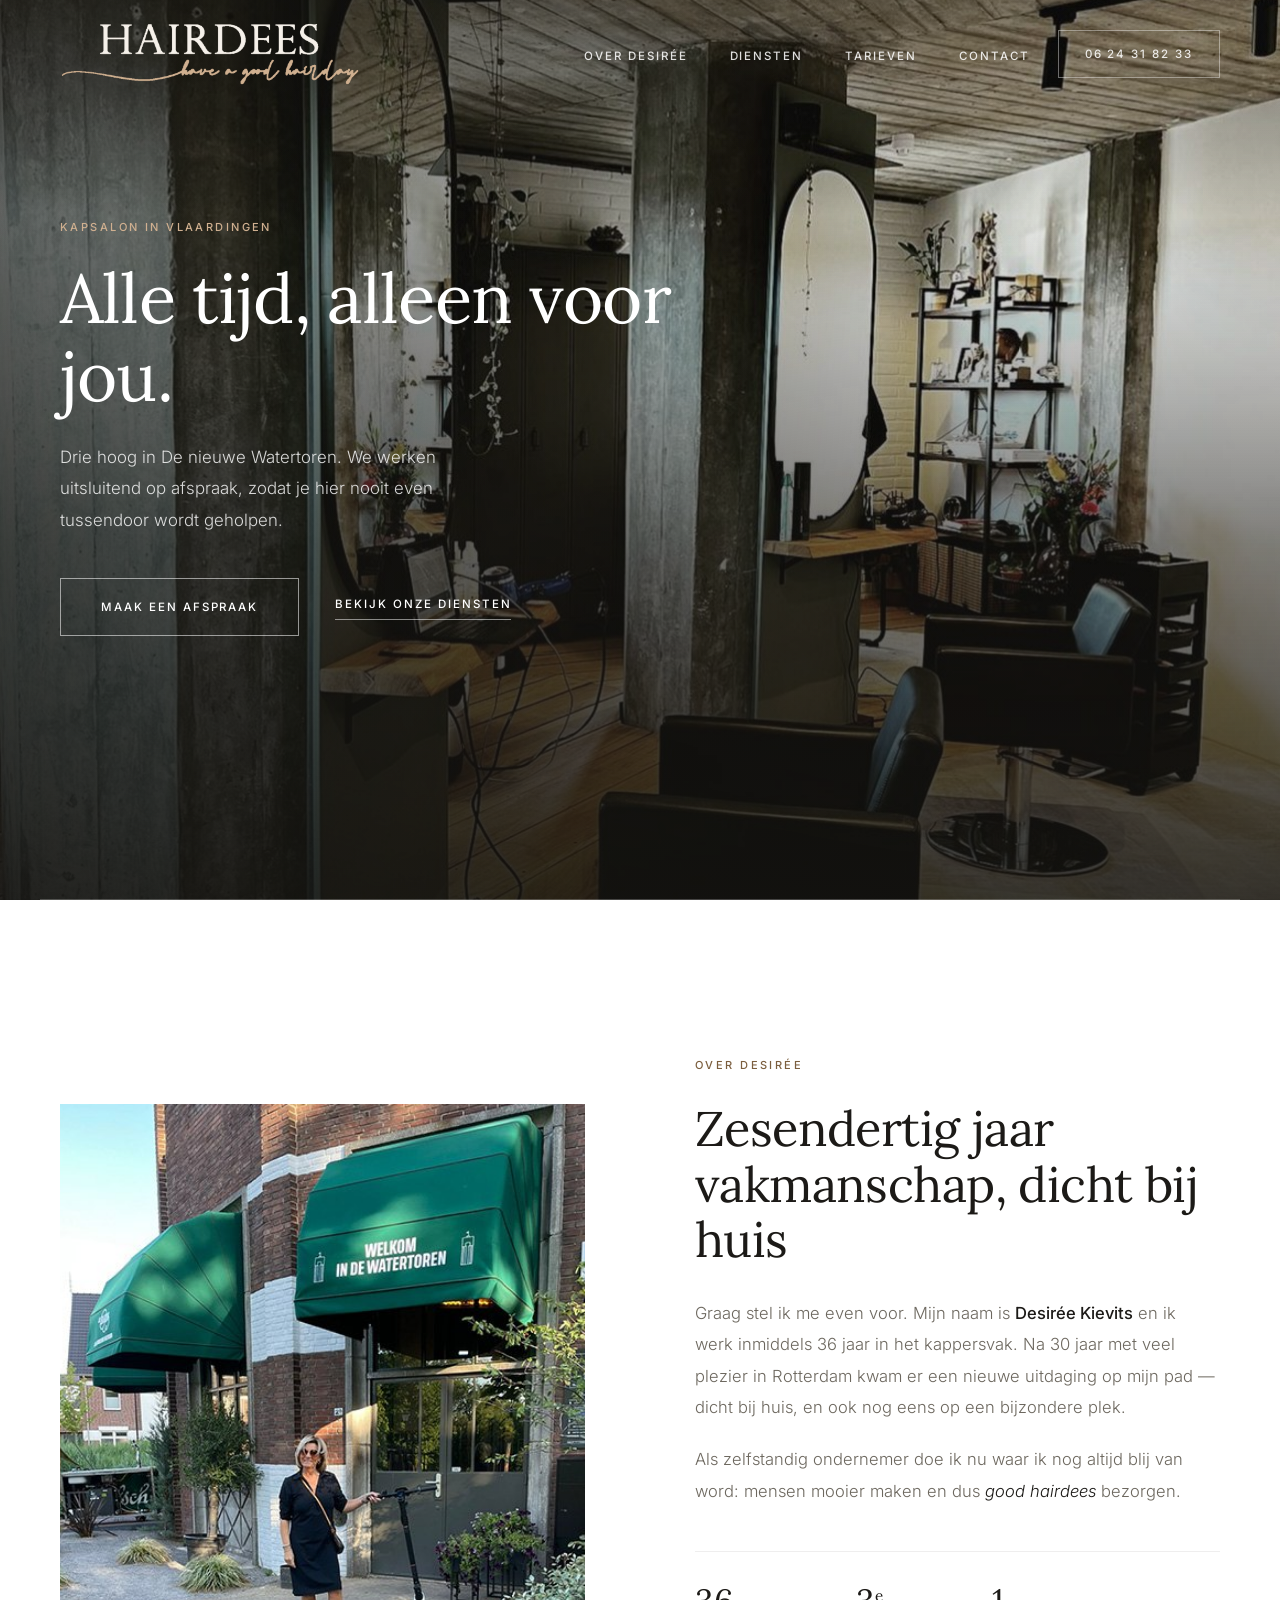
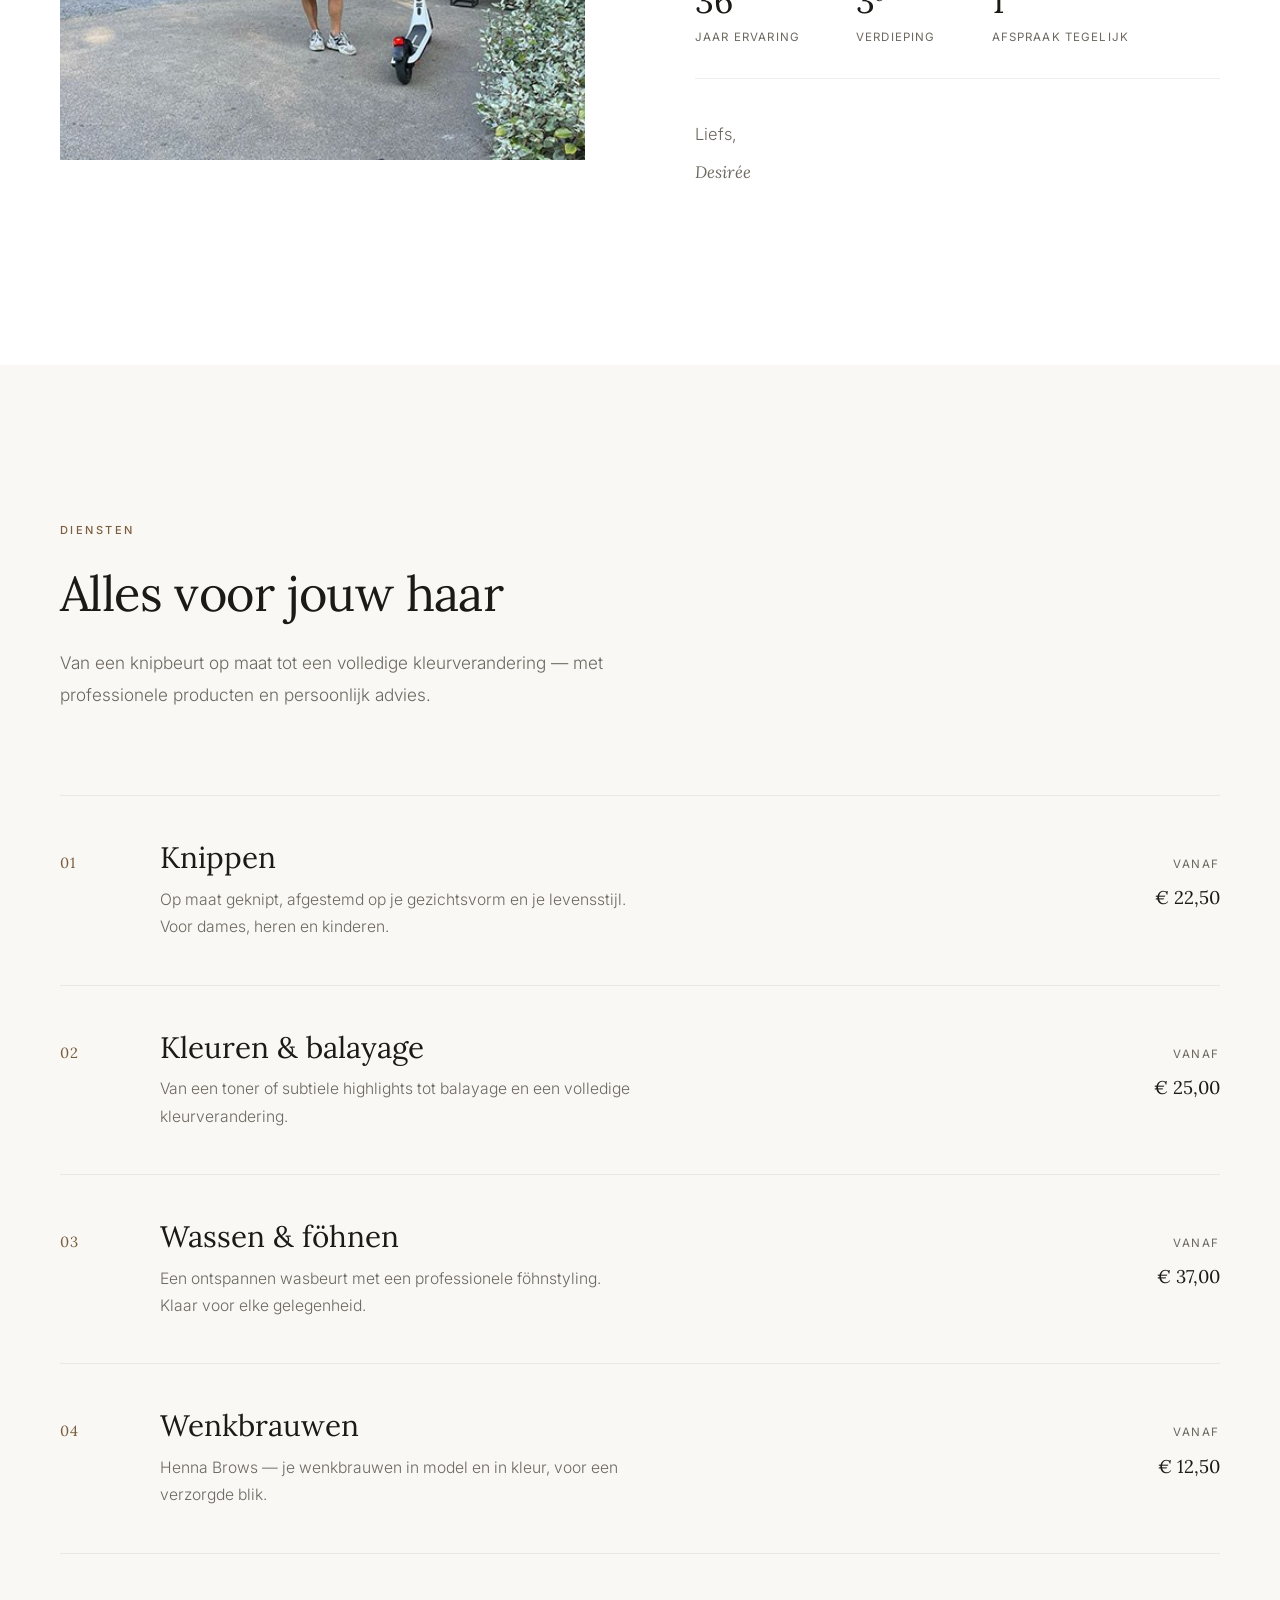
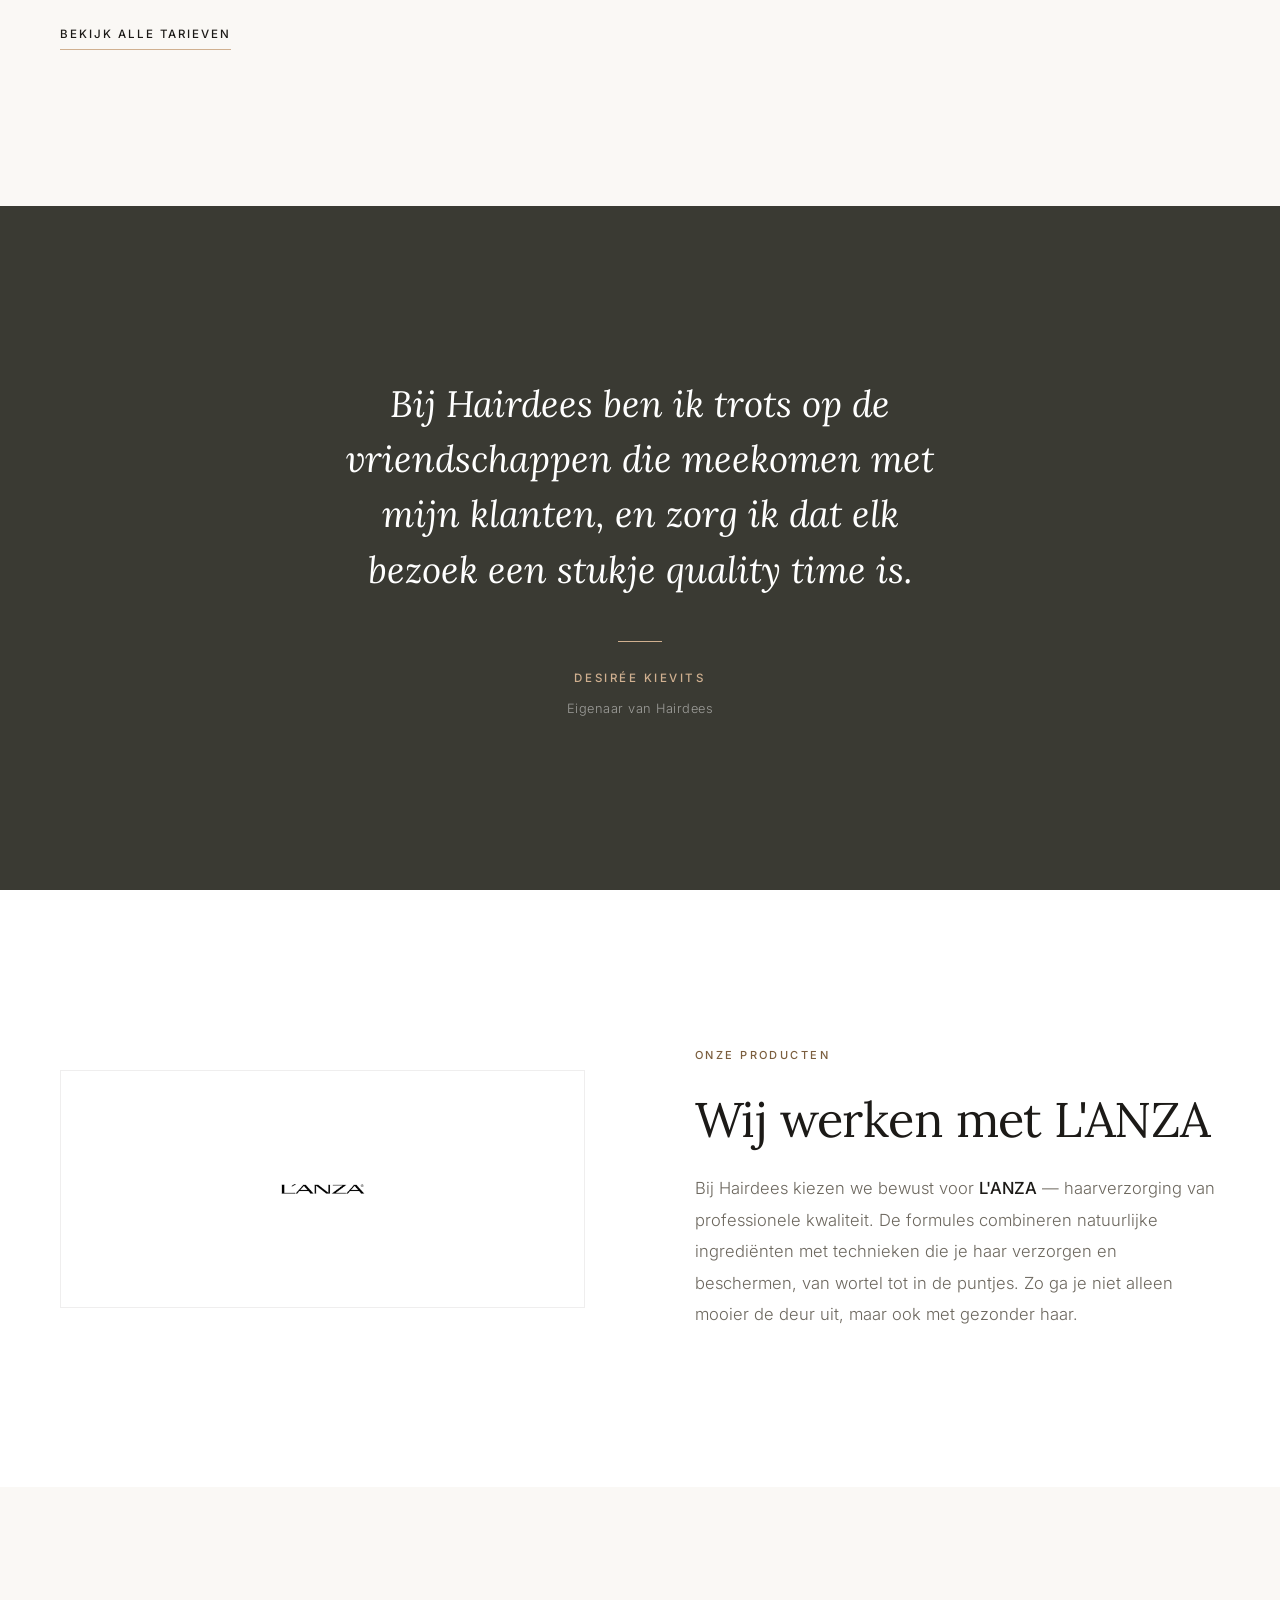
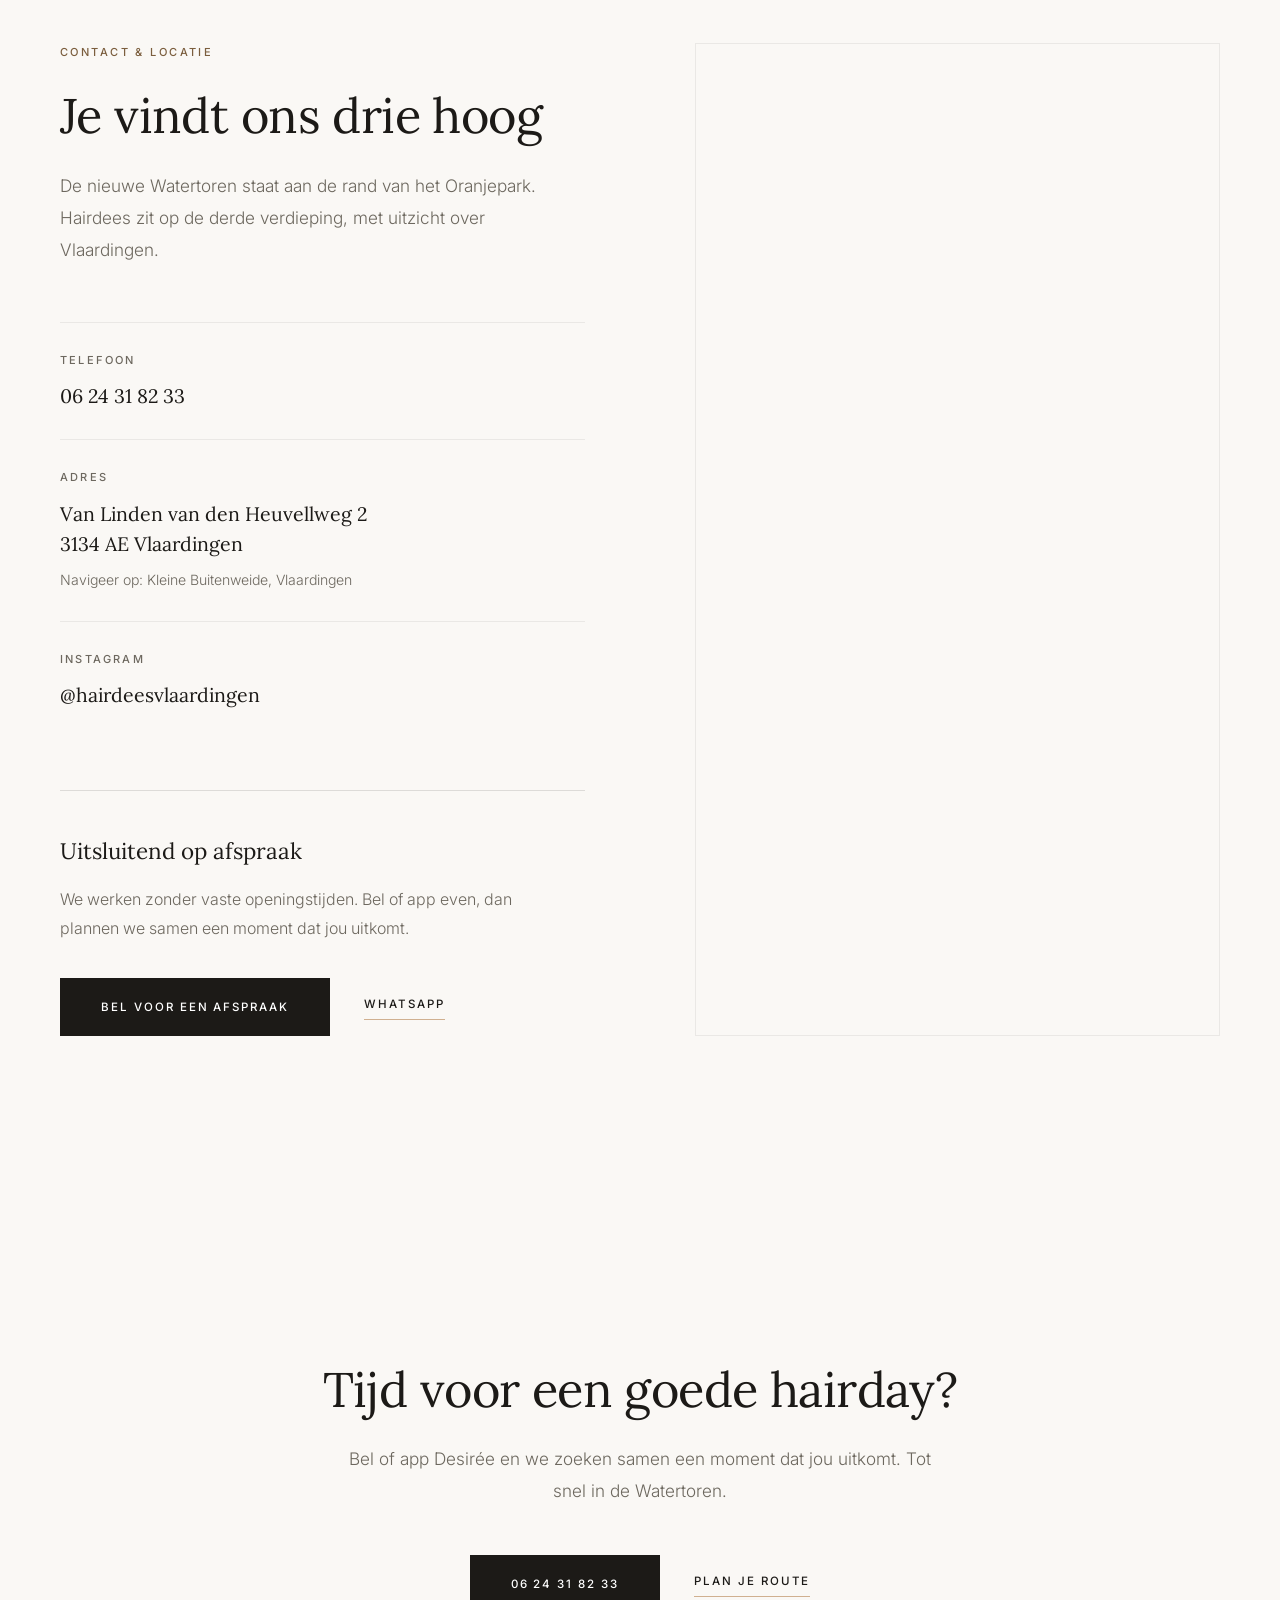
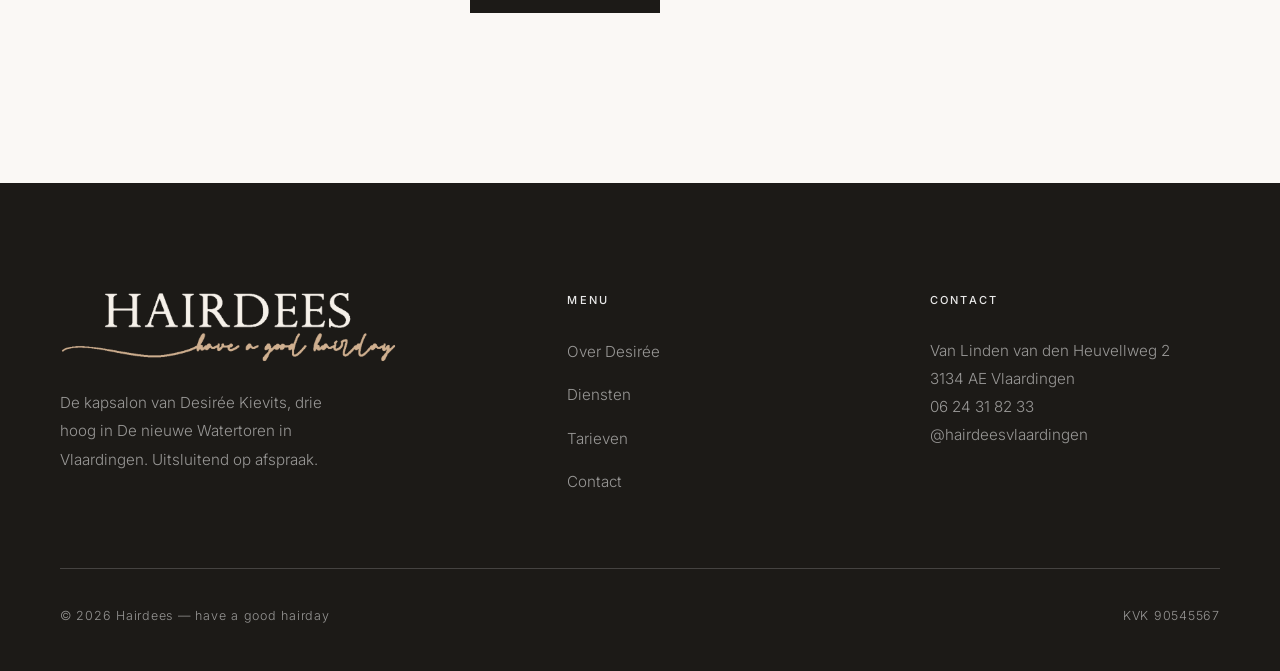
<file: index.html>
<!DOCTYPE html>
<html lang="nl">
<head>
<meta charset="UTF-8">
<meta name="viewport" content="width=device-width, initial-scale=1.0">
<title>Hairdees — Kapsalon in Vlaardingen</title>
<meta name="description" content="Hairdees is de kapsalon van Desirée Kievits in De nieuwe Watertoren in Vlaardingen. Knippen, kleuren, wassen, föhnen en behandelingen — uitsluitend op afspraak.">
<link rel="icon" type="image/png" href="logo.png">
<link rel="preconnect" href="https://fonts.googleapis.com">
<link rel="preconnect" href="https://fonts.gstatic.com" crossorigin>
<link href="https://fonts.googleapis.com/css2?family=Inter:wght@300;400;500&family=Lora:ital,wght@0,400;0,500;1,400&display=swap" rel="stylesheet">
<link rel="stylesheet" href="styles.css?v=20261029c">
</head>
<body>

<header class="site-header" id="siteHeader">
    <div class="header-inner">
        <a href="#top" class="header-logo" aria-label="Hairdees — naar boven">
            <img src="logo-mark-light.png" alt="Hairdees" class="logo-on-dark">
            <img src="logo-mark.png" alt="" aria-hidden="true" class="logo-on-light">
        </a>

        <ul class="header-nav">
            <li><a href="#over">Over Desirée</a></li>
            <li><a href="#diensten">Diensten</a></li>
            <li><a href="tarieven.html">Tarieven</a></li>
            <li><a href="#contact">Contact</a></li>
        </ul>

        <a href="tel:+31624318233" class="header-call" aria-label="Bel 06 24 31 82 33">
            <svg class="call-icon" viewBox="0 0 24 24" fill="none" stroke="currentColor" stroke-width="1.6" stroke-linecap="round" stroke-linejoin="round" aria-hidden="true"><path d="M22 16.92v3a2 2 0 0 1-2.18 2 19.79 19.79 0 0 1-8.63-3.07 19.5 19.5 0 0 1-6-6 19.79 19.79 0 0 1-3.07-8.67A2 2 0 0 1 4.11 2h3a2 2 0 0 1 2 1.72c.127.96.361 1.903.7 2.81a2 2 0 0 1-.45 2.11L8.09 9.91a16 16 0 0 0 6 6l1.27-1.27a2 2 0 0 1 2.11-.45c.907.339 1.85.573 2.81.7A2 2 0 0 1 22 16.92z"/></svg>
            <span class="call-text">06 24 31 82 33</span>
        </a>

        <button class="nav-toggle" id="navToggle" aria-label="Menu openen" aria-expanded="false" aria-controls="mobileNav">
            <span></span><span></span><span></span>
        </button>
    </div>

    <ul class="mobile-nav" id="mobileNav">
        <li><a href="#over">Over Desirée</a></li>
        <li><a href="#diensten">Diensten</a></li>
        <li><a href="tarieven.html">Tarieven</a></li>
        <li><a href="#contact">Contact</a></li>
        <li><a href="tel:+31624318233">06 24 31 82 33</a></li>
    </ul>
</header>

<!-- Hero -->
<section class="hero" id="top">
    <img src="salon-interior.jpg" alt="De salon van Hairdees in De nieuwe Watertoren" class="hero-photo" fetchpriority="high">
    <div class="hero-scrim"></div>
    <div class="hero-inner">
        <span class="label">Kapsalon in Vlaardingen</span>
        <h1 class="display">Alle tijd, alleen voor jou.</h1>
        <p class="hero-sub">Drie hoog in De nieuwe Watertoren. We werken uitsluitend op afspraak, zodat je hier nooit even tussendoor wordt geholpen.</p>
        <div class="hero-actions">
            <a href="tel:+31624318233" class="btn btn-light">Maak een afspraak</a>
            <a href="#diensten" class="link-underline link-underline-light">Bekijk onze diensten</a>
        </div>
    </div>
    <div class="hero-rule"></div>
</section>

<!-- Over Desirée -->
<section id="over">
    <div class="shell">
        <div class="about-grid">
            <div class="about-photo reveal">
                <img src="salon-exterior.jpg" alt="Desirée Kievits voor De nieuwe Watertoren" loading="lazy">
            </div>

            <div class="about-text reveal reveal-d1">
                <span class="label">Over Desirée</span>
                <h2 class="display">Zesendertig jaar vakmanschap, dicht bij huis</h2>
                <p>Graag stel ik me even voor. Mijn naam is <strong>Desirée Kievits</strong> en ik werk inmiddels 36 jaar in het kappersvak. Na 30 jaar met veel plezier in Rotterdam kwam er een nieuwe uitdaging op mijn pad — dicht bij huis, en ook nog eens op een bijzondere plek.</p>
                <p>Als zelfstandig ondernemer doe ik nu waar ik nog altijd blij van word: mensen mooier maken en dus <em>good hairdees</em> bezorgen.</p>

                <div class="about-facts">
                    <div>
                        <div class="fact-figure">36</div>
                        <div class="fact-label">Jaar ervaring</div>
                    </div>
                    <div>
                        <div class="fact-figure">3<sup>e</sup></div>
                        <div class="fact-label">Verdieping</div>
                    </div>
                    <div>
                        <div class="fact-figure">1</div>
                        <div class="fact-label">Afspraak tegelijk</div>
                    </div>
                </div>

                <p class="signature-line">Liefs,</p>
                <p class="signature">Desirée</p>
            </div>
        </div>
    </div>
</section>

<!-- Diensten -->
<section id="diensten" class="section-warm">
    <div class="shell">
        <div class="services-intro reveal">
            <span class="label">Diensten</span>
            <h2 class="display">Alles voor jouw haar</h2>
            <p class="body-lead">Van een knipbeurt op maat tot een volledige kleurverandering — met professionele producten en persoonlijk advies.</p>
        </div>

        <div class="menu">
            <a href="tarieven.html#knippen" class="menu-item reveal">
                <span class="menu-num">01</span>
                <span>
                    <span class="menu-title">Knippen</span>
                    <span class="menu-desc">Op maat geknipt, afgestemd op je gezichtsvorm en je levensstijl. Voor dames, heren en kinderen.</span>
                </span>
                <span class="menu-from">Vanaf <span>€ 22,50</span></span>
            </a>

            <a href="tarieven.html#kleuren" class="menu-item reveal">
                <span class="menu-num">02</span>
                <span>
                    <span class="menu-title">Kleuren &amp; balayage</span>
                    <span class="menu-desc">Van een toner of subtiele highlights tot balayage en een volledige kleurverandering.</span>
                </span>
                <span class="menu-from">Vanaf <span>€ 25,00</span></span>
            </a>

            <a href="tarieven.html#wassen-stylen" class="menu-item reveal">
                <span class="menu-num">03</span>
                <span>
                    <span class="menu-title">Wassen &amp; föhnen</span>
                    <span class="menu-desc">Een ontspannen wasbeurt met een professionele föhnstyling. Klaar voor elke gelegenheid.</span>
                </span>
                <span class="menu-from">Vanaf <span>€ 37,00</span></span>
            </a>

            <a href="tarieven.html#wenkbrauwen" class="menu-item reveal">
                <span class="menu-num">04</span>
                <span>
                    <span class="menu-title">Wenkbrauwen</span>
                    <span class="menu-desc">Henna Brows — je wenkbrauwen in model en in kleur, voor een verzorgde blik.</span>
                </span>
                <span class="menu-from">Vanaf <span>€ 12,50</span></span>
            </a>
        </div>

        <div class="services-more reveal">
            <a href="tarieven.html" class="link-underline">Bekijk alle tarieven</a>
        </div>
    </div>
</section>

<!-- Quote -->
<section class="quote">
    <div class="shell-narrow reveal">
        <p class="quote-text">Bij Hairdees ben ik trots op de vriendschappen die meekomen met mijn klanten, en zorg ik dat elk bezoek een stukje quality time is.</p>
        <div class="quote-rule"></div>
        <p class="quote-name">Desirée Kievits<span class="quote-role">Eigenaar van Hairdees</span></p>
    </div>
</section>

<!-- Producten -->
<section>
    <div class="shell">
        <div class="products">
            <div class="products-mark reveal">
                <img src="lanza-logo.png" alt="L'ANZA" loading="lazy">
            </div>
            <div class="products-text reveal reveal-d1">
                <span class="label">Onze producten</span>
                <h2 class="display">Wij werken met L'ANZA</h2>
                <p>Bij Hairdees kiezen we bewust voor <strong>L'ANZA</strong> — haarverzorging van professionele kwaliteit. De formules combineren natuurlijke ingrediënten met technieken die je haar verzorgen en beschermen, van wortel tot in de puntjes. Zo ga je niet alleen mooier de deur uit, maar ook met gezonder haar.</p>
            </div>
        </div>
    </div>
</section>

<!-- Contact -->
<section id="contact" class="section-warm">
    <div class="shell">
        <div class="contact-grid">
            <div class="reveal">
                <div class="contact-intro">
                    <span class="label">Contact &amp; locatie</span>
                    <h2 class="display">Je vindt ons drie hoog</h2>
                    <p class="body-lead">De nieuwe Watertoren staat aan de rand van het Oranjepark. Hairdees zit op de derde verdieping, met uitzicht over Vlaardingen.</p>
                </div>

                <div class="facts">
                    <a href="tel:+31624318233" class="fact">
                        <span class="fact-key">Telefoon</span>
                        <span class="fact-value">06 24 31 82 33</span>
                    </a>

                    <div class="fact">
                        <span class="fact-key">Adres</span>
                        <span class="fact-value">Van Linden van den Heuvellweg 2<br>3134 AE Vlaardingen</span>
                        <span class="fact-note">Navigeer op: Kleine Buitenweide, Vlaardingen</span>
                    </div>

                    <a href="https://www.instagram.com/hairdeesvlaardingen/" target="_blank" rel="noopener" class="fact">
                        <span class="fact-key">Instagram</span>
                        <span class="fact-value">@hairdeesvlaardingen</span>
                    </a>
                </div>

                <div class="appointment">
                    <h3>Uitsluitend op afspraak</h3>
                    <p>We werken zonder vaste openingstijden. Bel of app even, dan plannen we samen een moment dat jou uitkomt.</p>
                    <div class="appointment-actions">
                        <a href="tel:+31624318233" class="btn">Bel voor een afspraak</a>
                        <a href="https://wa.me/31624318233" target="_blank" rel="noopener" class="link-underline">WhatsApp</a>
                    </div>
                </div>
            </div>

            <div class="map-panel reveal reveal-d1">
                <iframe
                    title="Kaart met de locatie van Hairdees in Vlaardingen"
                    src="https://www.openstreetmap.org/export/embed.html?bbox=4.34%2C51.91%2C4.37%2C51.93&layer=mapnik&marker=51.918,4.355"
                    loading="lazy" referrerpolicy="no-referrer-when-downgrade"></iframe>
            </div>
        </div>
    </div>
</section>

<!-- Closing -->
<section class="closing">
    <div class="shell-narrow reveal">
        <h2 class="display">Tijd voor een goede hairday?</h2>
        <p class="body-lead">Bel of app Desirée en we zoeken samen een moment dat jou uitkomt. Tot snel in de Watertoren.</p>
        <div class="closing-actions">
            <a href="tel:+31624318233" class="btn">06 24 31 82 33</a>
            <a href="https://www.google.com/maps/search/?api=1&query=Van+Linden+van+den+Heuvellweg+2+3134+AE+Vlaardingen" target="_blank" rel="noopener" class="link-underline">Plan je route</a>
        </div>
    </div>
</section>

<a href="https://wa.me/31624318233" target="_blank" rel="noopener" class="wa" id="waBtn" aria-label="Stuur een WhatsApp-bericht">
    <svg viewBox="0 0 32 32" aria-hidden="true"><path d="M16.04 3C9.02 3 3.33 8.69 3.33 15.71c0 2.24.59 4.42 1.7 6.35L3.2 29l7.1-1.86a12.66 12.66 0 0 0 5.74 1.37h.01c7.01 0 12.71-5.69 12.71-12.71S23.05 3 16.04 3zm0 23.32c-1.78 0-3.53-.48-5.06-1.39l-.36-.21-3.75.98 1-3.65-.24-.38a10.53 10.53 0 0 1-1.62-5.63c0-5.83 4.74-10.57 10.58-10.57 2.82 0 5.48 1.1 7.47 3.1a10.5 10.5 0 0 1 3.09 7.48c0 5.83-4.74 10.57-10.57 10.57zm5.8-7.92c-.32-.16-1.88-.93-2.17-1.03-.29-.11-.5-.16-.72.16-.21.32-.82 1.03-1 1.24-.19.21-.37.24-.69.08-.32-.16-1.34-.49-2.55-1.57-.94-.84-1.58-1.88-1.76-2.2-.19-.32-.02-.49.14-.65.14-.14.32-.37.48-.56.16-.19.21-.32.32-.53.11-.21.05-.4-.03-.56-.08-.16-.72-1.72-.98-2.36-.26-.62-.52-.54-.72-.55h-.61c-.21 0-.56.08-.85.4-.29.32-1.11 1.09-1.11 2.65s1.14 3.08 1.3 3.29c.16.21 2.25 3.43 5.45 4.81.76.33 1.36.53 1.82.67.77.25 1.46.21 2.01.13.61-.09 1.88-.77 2.14-1.51.27-.74.27-1.38.19-1.51-.08-.13-.29-.21-.61-.37z"/></svg>
</a>

<footer class="site-footer">
    <div class="shell">
        <div class="footer-grid">
            <div>
                <div class="footer-logo"><img src="logo-mark-light.png" alt="Hairdees"></div>
                <p class="footer-note">De kapsalon van Desirée Kievits, drie hoog in De nieuwe Watertoren in Vlaardingen. Uitsluitend op afspraak.</p>
            </div>

            <div class="footer-col">
                <h4>Menu</h4>
                <ul>
                    <li><a href="#over">Over Desirée</a></li>
                    <li><a href="#diensten">Diensten</a></li>
                    <li><a href="tarieven.html">Tarieven</a></li>
                    <li><a href="#contact">Contact</a></li>
                </ul>
            </div>

            <div class="footer-col">
                <h4>Contact</h4>
                <p>
                    Van Linden van den Heuvellweg 2<br>
                    3134 AE Vlaardingen<br>
                    <a href="tel:+31624318233">06 24 31 82 33</a><br>
                    <a href="https://www.instagram.com/hairdeesvlaardingen/" target="_blank" rel="noopener">@hairdeesvlaardingen</a>
                </p>
            </div>
        </div>

        <div class="footer-base">
            <span>© 2026 Hairdees — have a good hairday</span>
            <span>KVK 90545567</span>
        </div>
    </div>
</footer>

<script>
(function () {
    var header = document.getElementById('siteHeader');
    var toggle = document.getElementById('navToggle');
    var mobileNav = document.getElementById('mobileNav');
    var wa = document.getElementById('waBtn');
    var solidFrom = header.hasAttribute('data-always-solid') ? -1 : null;

    toggle.addEventListener('click', function () {
        var open = mobileNav.classList.toggle('is-open');
        toggle.setAttribute('aria-expanded', String(open));
        toggle.setAttribute('aria-label', open ? 'Menu sluiten' : 'Menu openen');
        if (open) header.classList.add('is-solid');
        else syncHeader();
    });

    mobileNav.querySelectorAll('a').forEach(function (link) {
        link.addEventListener('click', function () {
            mobileNav.classList.remove('is-open');
            toggle.setAttribute('aria-expanded', 'false');
        });
    });

    function syncHeader() {
        if (solidFrom === -1) { header.classList.add('is-solid'); return; }
        var past = window.scrollY > Math.max(120, window.innerHeight * 0.72);
        header.classList.toggle('is-solid', past || mobileNav.classList.contains('is-open'));
        if (wa) wa.classList.toggle('is-shown', past);
    }

    window.addEventListener('scroll', syncHeader, { passive: true });
    window.addEventListener('resize', syncHeader);
    syncHeader();

    var items = document.querySelectorAll('.reveal');
    if (!('IntersectionObserver' in window)) {
        items.forEach(function (el) { el.classList.add('is-visible'); });
        return;
    }
    var io = new IntersectionObserver(function (entries) {
        entries.forEach(function (entry) {
            if (entry.isIntersecting) {
                entry.target.classList.add('is-visible');
                io.unobserve(entry.target);
            }
        });
    }, { threshold: 0.1, rootMargin: '0px 0px -70px 0px' });

    items.forEach(function (el) { io.observe(el); });
})();
</script>

</body>
</html>
</file>
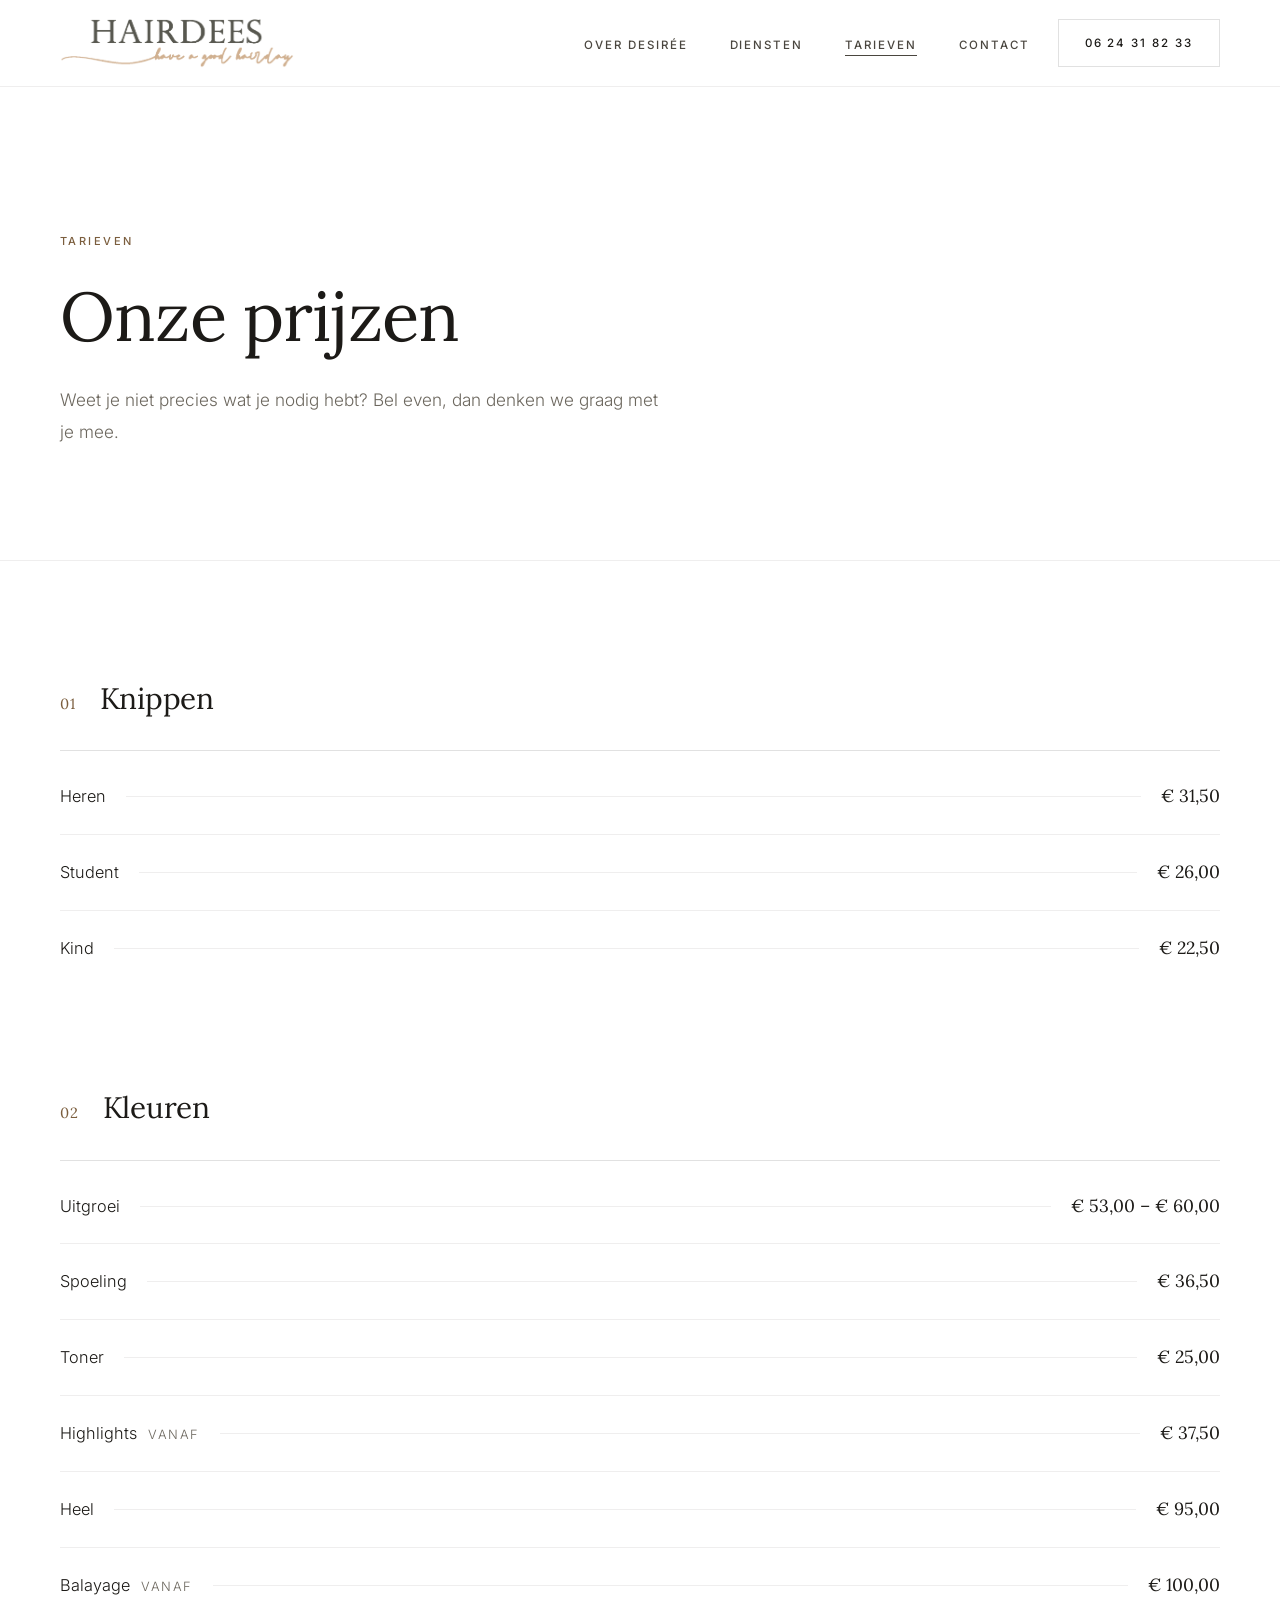
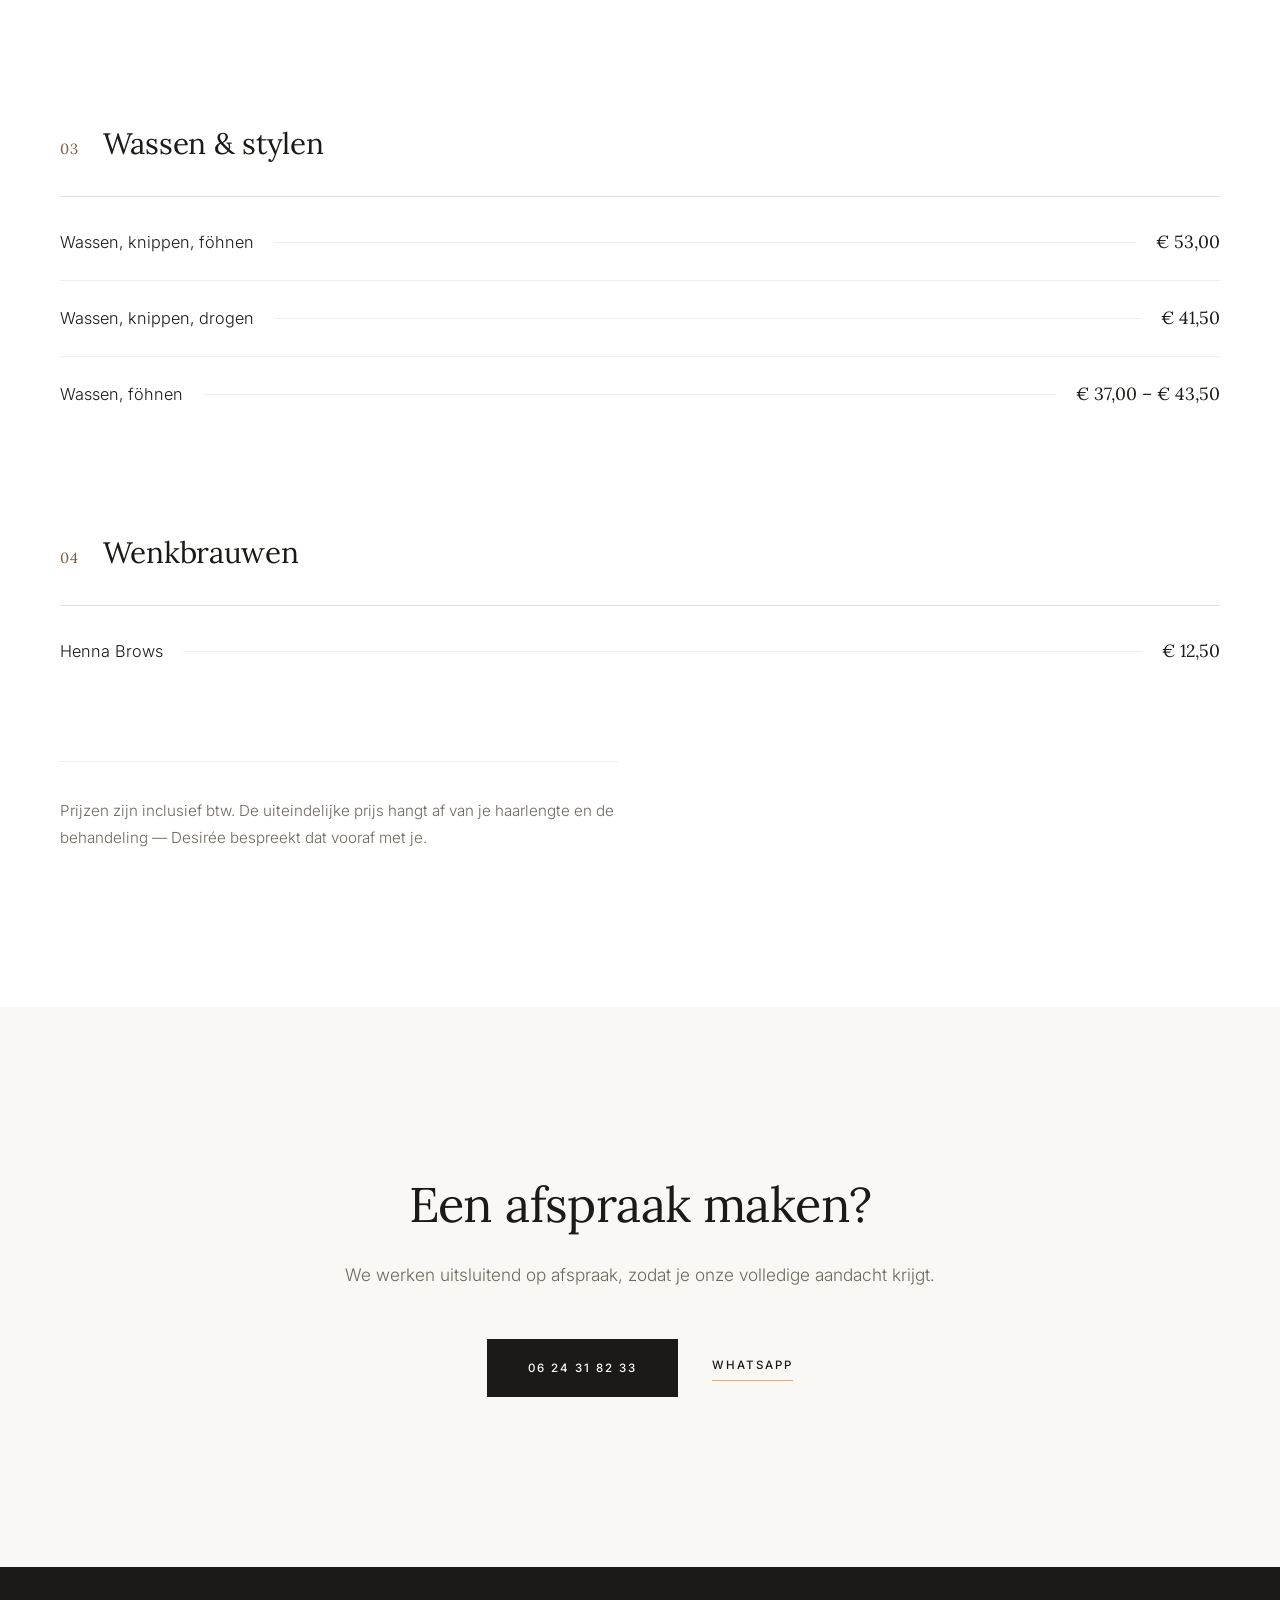
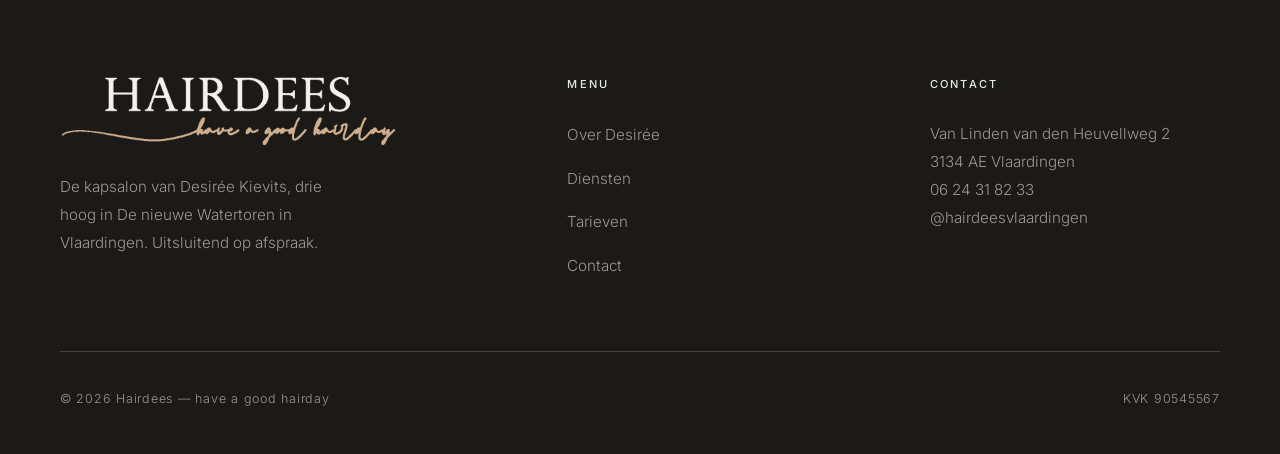
<file: tarieven.html>
<!DOCTYPE html>
<html lang="nl">
<head>
<meta charset="UTF-8">
<meta name="viewport" content="width=device-width, initial-scale=1.0">
<title>Tarieven — Hairdees Vlaardingen</title>
<meta name="description" content="De tarieven van Hairdees in Vlaardingen: knippen, kleuren, balayage, wassen en föhnen en Henna Brows. Uitsluitend op afspraak.">
<link rel="icon" type="image/png" href="logo.png">
<link rel="preconnect" href="https://fonts.googleapis.com">
<link rel="preconnect" href="https://fonts.gstatic.com" crossorigin>
<link href="https://fonts.googleapis.com/css2?family=Inter:wght@300;400;500&family=Lora:ital,wght@0,400;0,500;1,400&display=swap" rel="stylesheet">
<link rel="stylesheet" href="styles.css?v=20261029c">
</head>
<body>

<header class="site-header is-solid" id="siteHeader" data-always-solid>
    <div class="header-inner">
        <a href="index.html" class="header-logo" aria-label="Hairdees — naar de homepage">
            <img src="logo-mark-light.png" alt="Hairdees" class="logo-on-dark">
            <img src="logo-mark.png" alt="" aria-hidden="true" class="logo-on-light">
        </a>

        <ul class="header-nav">
            <li><a href="index.html#over">Over Desirée</a></li>
            <li><a href="index.html#diensten">Diensten</a></li>
            <li><a href="tarieven.html" class="is-current" aria-current="page">Tarieven</a></li>
            <li><a href="index.html#contact">Contact</a></li>
        </ul>

        <a href="tel:+31624318233" class="header-call" aria-label="Bel 06 24 31 82 33">
            <svg class="call-icon" viewBox="0 0 24 24" fill="none" stroke="currentColor" stroke-width="1.6" stroke-linecap="round" stroke-linejoin="round" aria-hidden="true"><path d="M22 16.92v3a2 2 0 0 1-2.18 2 19.79 19.79 0 0 1-8.63-3.07 19.5 19.5 0 0 1-6-6 19.79 19.79 0 0 1-3.07-8.67A2 2 0 0 1 4.11 2h3a2 2 0 0 1 2 1.72c.127.96.361 1.903.7 2.81a2 2 0 0 1-.45 2.11L8.09 9.91a16 16 0 0 0 6 6l1.27-1.27a2 2 0 0 1 2.11-.45c.907.339 1.85.573 2.81.7A2 2 0 0 1 22 16.92z"/></svg>
            <span class="call-text">06 24 31 82 33</span>
        </a>

        <button class="nav-toggle" id="navToggle" aria-label="Menu openen" aria-expanded="false" aria-controls="mobileNav">
            <span></span><span></span><span></span>
        </button>
    </div>

    <ul class="mobile-nav" id="mobileNav">
        <li><a href="index.html#over">Over Desirée</a></li>
        <li><a href="index.html#diensten">Diensten</a></li>
        <li><a href="tarieven.html">Tarieven</a></li>
        <li><a href="index.html#contact">Contact</a></li>
        <li><a href="tel:+31624318233">06 24 31 82 33</a></li>
    </ul>
</header>

<section class="page-head">
    <div class="shell">
        <span class="label">Tarieven</span>
        <h1 class="display">Onze prijzen</h1>
        <p class="body-lead">Weet je niet precies wat je nodig hebt? Bel even, dan denken we graag met je mee.</p>
    </div>
</section>

<section class="rates">
    <div class="shell">

        <div class="rate-group reveal" id="knippen">
            <div class="rate-head">
                <span class="rate-num">01</span>
                <h2>Knippen</h2>
            </div>
            <div class="rate">
                <span class="rate-name">Heren</span>
                <span class="rate-fill"></span>
                <span class="rate-price">€ 31,50</span>
            </div>
            <div class="rate">
                <span class="rate-name">Student</span>
                <span class="rate-fill"></span>
                <span class="rate-price">€ 26,00</span>
            </div>
            <div class="rate">
                <span class="rate-name">Kind</span>
                <span class="rate-fill"></span>
                <span class="rate-price">€ 22,50</span>
            </div>
        </div>

        <div class="rate-group reveal" id="kleuren">
            <div class="rate-head">
                <span class="rate-num">02</span>
                <h2>Kleuren</h2>
            </div>
            <div class="rate">
                <span class="rate-name">Uitgroei</span>
                <span class="rate-fill"></span>
                <span class="rate-price">€ 53,00 – € 60,00</span>
            </div>
            <div class="rate">
                <span class="rate-name">Spoeling</span>
                <span class="rate-fill"></span>
                <span class="rate-price">€ 36,50</span>
            </div>
            <div class="rate">
                <span class="rate-name">Toner</span>
                <span class="rate-fill"></span>
                <span class="rate-price">€ 25,00</span>
            </div>
            <div class="rate">
                <span class="rate-name">Highlights <em>vanaf</em></span>
                <span class="rate-fill"></span>
                <span class="rate-price">€ 37,50</span>
            </div>
            <div class="rate">
                <span class="rate-name">Heel</span>
                <span class="rate-fill"></span>
                <span class="rate-price">€ 95,00</span>
            </div>
            <div class="rate">
                <span class="rate-name">Balayage <em>vanaf</em></span>
                <span class="rate-fill"></span>
                <span class="rate-price">€ 100,00</span>
            </div>
        </div>

        <div class="rate-group reveal" id="wassen-stylen">
            <div class="rate-head">
                <span class="rate-num">03</span>
                <h2>Wassen &amp; stylen</h2>
            </div>
            <div class="rate">
                <span class="rate-name">Wassen, knippen, föhnen</span>
                <span class="rate-fill"></span>
                <span class="rate-price">€ 53,00</span>
            </div>
            <div class="rate">
                <span class="rate-name">Wassen, knippen, drogen</span>
                <span class="rate-fill"></span>
                <span class="rate-price">€ 41,50</span>
            </div>
            <div class="rate">
                <span class="rate-name">Wassen, föhnen</span>
                <span class="rate-fill"></span>
                <span class="rate-price">€ 37,00 – € 43,50</span>
            </div>
        </div>

        <div class="rate-group reveal" id="wenkbrauwen">
            <div class="rate-head">
                <span class="rate-num">04</span>
                <h2>Wenkbrauwen</h2>
            </div>
            <div class="rate">
                <span class="rate-name">Henna Brows</span>
                <span class="rate-fill"></span>
                <span class="rate-price">€ 12,50</span>
            </div>
        </div>

        <p class="rates-note reveal">Prijzen zijn inclusief btw. De uiteindelijke prijs hangt af van je haarlengte en de behandeling — Desirée bespreekt dat vooraf met je.</p>
    </div>
</section>

<section class="closing">
    <div class="shell-narrow reveal">
        <h2 class="display">Een afspraak maken?</h2>
        <p class="body-lead">We werken uitsluitend op afspraak, zodat je onze volledige aandacht krijgt.</p>
        <div class="closing-actions">
            <a href="tel:+31624318233" class="btn">06 24 31 82 33</a>
            <a href="https://wa.me/31624318233" target="_blank" rel="noopener" class="link-underline">WhatsApp</a>
        </div>
    </div>
</section>

<a href="https://wa.me/31624318233" target="_blank" rel="noopener" class="wa" id="waBtn" aria-label="Stuur een WhatsApp-bericht">
    <svg viewBox="0 0 32 32" aria-hidden="true"><path d="M16.04 3C9.02 3 3.33 8.69 3.33 15.71c0 2.24.59 4.42 1.7 6.35L3.2 29l7.1-1.86a12.66 12.66 0 0 0 5.74 1.37h.01c7.01 0 12.71-5.69 12.71-12.71S23.05 3 16.04 3zm0 23.32c-1.78 0-3.53-.48-5.06-1.39l-.36-.21-3.75.98 1-3.65-.24-.38a10.53 10.53 0 0 1-1.62-5.63c0-5.83 4.74-10.57 10.58-10.57 2.82 0 5.48 1.1 7.47 3.1a10.5 10.5 0 0 1 3.09 7.48c0 5.83-4.74 10.57-10.57 10.57zm5.8-7.92c-.32-.16-1.88-.93-2.17-1.03-.29-.11-.5-.16-.72.16-.21.32-.82 1.03-1 1.24-.19.21-.37.24-.69.08-.32-.16-1.34-.49-2.55-1.57-.94-.84-1.58-1.88-1.76-2.2-.19-.32-.02-.49.14-.65.14-.14.32-.37.48-.56.16-.19.21-.32.32-.53.11-.21.05-.4-.03-.56-.08-.16-.72-1.72-.98-2.36-.26-.62-.52-.54-.72-.55h-.61c-.21 0-.56.08-.85.4-.29.32-1.11 1.09-1.11 2.65s1.14 3.08 1.3 3.29c.16.21 2.25 3.43 5.45 4.81.76.33 1.36.53 1.82.67.77.25 1.46.21 2.01.13.61-.09 1.88-.77 2.14-1.51.27-.74.27-1.38.19-1.51-.08-.13-.29-.21-.61-.37z"/></svg>
</a>

<footer class="site-footer">
    <div class="shell">
        <div class="footer-grid">
            <div>
                <div class="footer-logo"><img src="logo-mark-light.png" alt="Hairdees"></div>
                <p class="footer-note">De kapsalon van Desirée Kievits, drie hoog in De nieuwe Watertoren in Vlaardingen. Uitsluitend op afspraak.</p>
            </div>

            <div class="footer-col">
                <h4>Menu</h4>
                <ul>
                    <li><a href="index.html#over">Over Desirée</a></li>
                    <li><a href="index.html#diensten">Diensten</a></li>
                    <li><a href="tarieven.html">Tarieven</a></li>
                    <li><a href="index.html#contact">Contact</a></li>
                </ul>
            </div>

            <div class="footer-col">
                <h4>Contact</h4>
                <p>
                    Van Linden van den Heuvellweg 2<br>
                    3134 AE Vlaardingen<br>
                    <a href="tel:+31624318233">06 24 31 82 33</a><br>
                    <a href="https://www.instagram.com/hairdeesvlaardingen/" target="_blank" rel="noopener">@hairdeesvlaardingen</a>
                </p>
            </div>
        </div>

        <div class="footer-base">
            <span>© 2026 Hairdees — have a good hairday</span>
            <span>KVK 90545567</span>
        </div>
    </div>
</footer>

<script>
(function () {
    var header = document.getElementById('siteHeader');
    var toggle = document.getElementById('navToggle');
    var mobileNav = document.getElementById('mobileNav');
    var wa = document.getElementById('waBtn');
    var alwaysSolid = header.hasAttribute('data-always-solid');

    toggle.addEventListener('click', function () {
        var open = mobileNav.classList.toggle('is-open');
        toggle.setAttribute('aria-expanded', String(open));
        toggle.setAttribute('aria-label', open ? 'Menu sluiten' : 'Menu openen');
    });

    mobileNav.querySelectorAll('a').forEach(function (link) {
        link.addEventListener('click', function () {
            mobileNav.classList.remove('is-open');
            toggle.setAttribute('aria-expanded', 'false');
        });
    });

    function sync() {
        if (!alwaysSolid) header.classList.toggle('is-solid', window.scrollY > 120);
        if (wa) wa.classList.toggle('is-shown', window.scrollY > 260);
    }

    window.addEventListener('scroll', sync, { passive: true });
    sync();

    var items = document.querySelectorAll('.reveal');
    if (!('IntersectionObserver' in window)) {
        items.forEach(function (el) { el.classList.add('is-visible'); });
        return;
    }
    var io = new IntersectionObserver(function (entries) {
        entries.forEach(function (entry) {
            if (entry.isIntersecting) {
                entry.target.classList.add('is-visible');
                io.unobserve(entry.target);
            }
        });
    }, { threshold: 0.1, rootMargin: '0px 0px -70px 0px' });

    items.forEach(function (el) { io.observe(el); });
})();
</script>

</body>
</html>
</file>
<file: styles.css>
/* ===========================================================
   HAIRDEES — Vlaardingen
   Palette taken from the salon's own logo: olive-taupe #585850
   and sand #D0B090. Sand is used as a hairline and a detail,
   never as a large fill — the restraint is what reads expensive.
   =========================================================== */

*, *::before, *::after {
    box-sizing: border-box;
    margin: 0;
    padding: 0;
}

:root {
    --ink: #1c1a17;
    --ink-mid: #4a463f;
    --ink-soft: #6d685f;
    --olive: #585850;
    --olive-deep: #3a3a33;
    --sand: #d0b090;
    --sand-pale: #ede0d0;
    --sand-text: #7b5e3e;
    --bg: #ffffff;
    --bg-warm: #faf8f5;
    --line: rgba(28, 26, 23, 0.13);
    --line-faint: rgba(28, 26, 23, 0.07);
    --line-dark: rgba(255, 255, 255, 0.18);

    --ease: cubic-bezier(0.22, 1, 0.36, 1);

    --font-display: 'Lora', Georgia, serif;
    --font-sans: 'Inter', system-ui, -apple-system, sans-serif;

    --shell: 1240px;
    --gutter: 40px;
}

html {
    scroll-behavior: smooth;
    scroll-padding-top: 100px;
    font-size: 16px;
    -webkit-text-size-adjust: 100%;
}

body {
    font-family: var(--font-sans);
    font-weight: 400;
    color: var(--ink-mid);
    line-height: 1.75;
    background: var(--bg);
    -webkit-font-smoothing: antialiased;
    -moz-osx-font-smoothing: grayscale;
    overflow-x: hidden;
}

img { max-width: 100%; display: block; }
a { color: inherit; }

.shell {
    max-width: var(--shell);
    margin: 0 auto;
    padding: 0 var(--gutter);
}

.shell-narrow {
    max-width: 780px;
    margin: 0 auto;
    padding: 0 var(--gutter);
}

:where(a, button):focus-visible {
    outline: 1px solid var(--sand-text);
    outline-offset: 4px;
}

@media (prefers-reduced-motion: reduce) {
    html { scroll-behavior: auto; }
    *, *::before, *::after {
        animation-duration: 0.001ms !important;
        animation-iteration-count: 1 !important;
        transition-duration: 0.001ms !important;
    }
}

/* ===== Shared type ===== */
.label {
    display: block;
    font-size: 0.69rem;
    font-weight: 500;
    letter-spacing: 0.22em;
    text-transform: uppercase;
    color: var(--sand-text);
    margin-bottom: 26px;
}

.display {
    font-family: var(--font-display);
    font-weight: 400;
    letter-spacing: -0.012em;
    color: var(--ink);
    line-height: 1.14;
}

h1.display { font-size: clamp(2.5rem, 5.4vw, 4.3rem); }
h2.display { font-size: clamp(2rem, 3.8vw, 3.1rem); }

.body-lead {
    font-size: 1.08rem;
    font-weight: 300;
    line-height: 1.85;
    color: var(--ink-soft);
    max-width: 56ch;
}

/* ===== Header — transparent over the hero, solid once scrolled ===== */
.site-header {
    position: fixed;
    top: 0;
    left: 0;
    width: 100%;
    z-index: 1000;
    background: transparent;
    border-bottom: 1px solid transparent;
    transition: background 0.45s var(--ease), border-color 0.45s var(--ease);
}

.header-inner {
    max-width: var(--shell);
    margin: 0 auto;
    padding: 0 var(--gutter);
    height: 108px;
    display: flex;
    align-items: center;
    justify-content: space-between;
    gap: 28px;
    transition: height 0.45s var(--ease);
}

/* Two artwork files rather than an inverted one: the filter flattened
   the sand script to solid white and lost half the mark's character. */
.header-logo {
    position: relative;
    display: block;
    flex-shrink: 0;
    line-height: 0;
}

.header-logo img {
    height: 64px;
    width: auto;
    transition: height 0.45s var(--ease), opacity 0.45s var(--ease);
}

.header-logo .logo-on-light {
    position: absolute;
    inset: 0;
    opacity: 0;
}

.header-nav {
    display: flex;
    list-style: none;
    gap: 42px;
    align-items: center;
    margin-left: auto;
}

.header-nav a,
.header-call {
    text-decoration: none;
    font-size: 0.72rem;
    font-weight: 500;
    letter-spacing: 0.17em;
    text-transform: uppercase;
    color: rgba(255, 255, 255, 0.86);
    position: relative;
    padding-bottom: 4px;
    transition: color 0.3s var(--ease);
    white-space: nowrap;
}

.header-nav a::after {
    content: '';
    position: absolute;
    left: 0;
    bottom: 0;
    width: 100%;
    height: 1px;
    background: currentColor;
    transform: scaleX(0);
    transform-origin: right;
    transition: transform 0.4s var(--ease);
}

.header-nav a:hover::after,
.header-nav a.is-current::after { transform: scaleX(1); transform-origin: left; }

.header-call {
    flex-shrink: 0;
    display: inline-flex;
    align-items: center;
    justify-content: center;
    border: 1px solid rgba(255, 255, 255, 0.4);
    padding: 13px 26px;
    transition: background 0.3s var(--ease), border-color 0.3s var(--ease), color 0.3s var(--ease);
}

.header-call .call-icon { display: none; width: 18px; height: 18px; }

.header-call:hover { background: rgba(255, 255, 255, 0.14); border-color: rgba(255, 255, 255, 0.75); }

/* solid state */
.site-header.is-solid {
    background: rgba(255, 255, 255, 0.97);
    backdrop-filter: blur(14px);
    -webkit-backdrop-filter: blur(14px);
    border-bottom-color: var(--line-faint);
}

.site-header.is-solid .header-inner { height: 86px; }
.site-header.is-solid .header-logo img { height: 50px; }
.site-header.is-solid .header-logo .logo-on-light { opacity: 1; }
.site-header.is-solid .header-logo .logo-on-dark { opacity: 0; }
.site-header.is-solid .header-nav a { color: var(--ink-mid); }
.site-header.is-solid .header-nav a:hover { color: var(--ink); }
.site-header.is-solid .header-call { color: var(--ink); border-color: var(--line); }
.site-header.is-solid .header-call:hover { background: var(--ink); color: #fff; border-color: var(--ink); }
.site-header.is-solid .nav-toggle span { background: var(--ink); }

.nav-toggle {
    display: none;
    flex-direction: column;
    justify-content: center;
    gap: 6px;
    width: 40px;
    height: 40px;
    background: none;
    border: none;
    cursor: pointer;
}

.nav-toggle span {
    display: block;
    width: 24px;
    height: 1px;
    background: #fff;
    transition: transform 0.35s var(--ease), opacity 0.2s var(--ease), background 0.45s var(--ease);
}

.nav-toggle[aria-expanded="true"] span:nth-child(1) { transform: translateY(7px) rotate(45deg); }
.nav-toggle[aria-expanded="true"] span:nth-child(2) { opacity: 0; }
.nav-toggle[aria-expanded="true"] span:nth-child(3) { transform: translateY(-7px) rotate(-45deg); }

.mobile-nav { display: none; }

/* ===== Links & buttons — restrained ===== */
.link-underline {
    display: inline-block;
    text-decoration: none;
    font-size: 0.72rem;
    font-weight: 500;
    letter-spacing: 0.17em;
    text-transform: uppercase;
    color: var(--ink);
    padding-bottom: 5px;
    border-bottom: 1px solid var(--sand);
    transition: border-color 0.35s var(--ease), color 0.35s var(--ease);
}

.link-underline:hover { border-color: var(--ink); }

.link-underline-light {
    color: #fff;
    border-bottom-color: rgba(255, 255, 255, 0.5);
}

.link-underline-light:hover { border-bottom-color: #fff; }

.btn {
    display: inline-flex;
    align-items: center;
    justify-content: center;
    padding: 18px 40px;
    text-decoration: none;
    font-size: 0.72rem;
    font-weight: 500;
    letter-spacing: 0.17em;
    text-transform: uppercase;
    border: 1px solid var(--ink);
    background: var(--ink);
    color: #fff;
    cursor: pointer;
    transition: background 0.35s var(--ease), color 0.35s var(--ease), border-color 0.35s var(--ease);
}

.btn:hover { background: transparent; color: var(--ink); border-color: var(--ink); }

.btn-light {
    border-color: rgba(255, 255, 255, 0.55);
    background: transparent;
    color: #fff;
}

.btn-light:hover { background: #fff; color: var(--ink); border-color: #fff; }

/* ===== Hero ===== */
.hero {
    position: relative;
    min-height: 100vh;
    display: flex;
    align-items: flex-end;
    overflow: hidden;
    background: var(--olive-deep);
}

.hero-photo {
    position: absolute;
    inset: 0;
    width: 100%;
    height: 100%;
    object-fit: cover;
    object-position: center 44%;
    animation: slowZoom 20s var(--ease) forwards;
}

@keyframes slowZoom {
    from { transform: scale(1.07); }
    to { transform: scale(1); }
}

/* lighter scrim than before: the room is the luxury, let it show */
.hero-scrim {
    position: absolute;
    inset: 0;
    background:
        linear-gradient(180deg, rgba(20, 19, 16, 0.40) 0%, rgba(20, 19, 16, 0.05) 24%, rgba(20, 19, 16, 0.52) 60%, rgba(20, 19, 16, 0.84) 100%),
        linear-gradient(96deg, rgba(20, 19, 16, 0.66) 0%, rgba(20, 19, 16, 0.3) 42%, rgba(20, 19, 16, 0.03) 72%);
}

.hero-inner {
    position: relative;
    z-index: 2;
    width: 100%;
    max-width: var(--shell);
    margin: 0 auto;
    padding: 0 var(--gutter) 108px;
}

.hero .label { color: var(--sand); margin-bottom: 22px; }

.hero h1 {
    color: #fff;
    max-width: 15ch;
    margin-bottom: 26px;
}

.hero h1 em { font-style: italic; }

.hero-sub {
    font-size: 1.06rem;
    font-weight: 300;
    line-height: 1.85;
    color: rgba(255, 255, 255, 0.82);
    max-width: 44ch;
    margin-bottom: 42px;
}

.hero-actions { display: flex; gap: 36px; align-items: center; flex-wrap: wrap; }

.hero .label, .hero h1, .hero-sub, .hero-actions {
    opacity: 0;
    animation: riseIn 1.1s var(--ease) forwards;
}
.hero .label    { animation-delay: 0.3s; }
.hero h1        { animation-delay: 0.42s; }
.hero-sub       { animation-delay: 0.56s; }
.hero-actions   { animation-delay: 0.7s; }

@keyframes riseIn {
    from { opacity: 0; transform: translateY(16px); }
    to   { opacity: 1; transform: translateY(0); }
}

.hero-rule {
    position: absolute;
    left: var(--gutter);
    right: var(--gutter);
    bottom: 0;
    height: 1px;
    background: rgba(255, 255, 255, 0.22);
    z-index: 2;
}

/* ===== Sections ===== */
section { padding: 156px 0; }
.section-warm { background: var(--bg-warm); }

.reveal {
    opacity: 0;
    transform: translateY(18px);
    transition: opacity 1s var(--ease), transform 1s var(--ease);
}
.reveal.is-visible { opacity: 1; transform: none; }
.reveal-d1 { transition-delay: 0.12s; }
.reveal-d2 { transition-delay: 0.24s; }

/* ===== About ===== */
.about-grid {
    display: grid;
    grid-template-columns: 1fr 1fr;
    gap: 110px;
    align-items: center;
}

.about-photo img {
    width: 100%;
    aspect-ratio: 4 / 5;
    object-fit: cover;
}

.about-text h2 { margin-bottom: 30px; }

.about-text p {
    font-size: 1.04rem;
    font-weight: 300;
    line-height: 1.9;
    color: var(--ink-soft);
    margin-bottom: 20px;
    max-width: 52ch;
}

.about-text strong { color: var(--ink); font-weight: 500; }
.about-text em { font-style: italic; color: var(--ink); }

.about-facts {
    display: flex;
    gap: 56px;
    margin: 44px 0 40px;
    padding: 32px 0;
    border-top: 1px solid var(--line-faint);
    border-bottom: 1px solid var(--line-faint);
}

.fact-figure {
    font-family: var(--font-display);
    font-size: 2.1rem;
    line-height: 1;
    color: var(--ink);
    margin-bottom: 10px;
}

.fact-figure sup { font-size: 0.95rem; vertical-align: super; }

.fact-label {
    font-size: 0.72rem;
    font-weight: 400;
    letter-spacing: 0.1em;
    text-transform: uppercase;
    color: var(--ink-soft);
    line-height: 1.6;
}

.signature-line { font-size: 0.98rem; font-weight: 300; color: var(--ink-soft); margin-bottom: 6px !important; }

.signature {
    font-family: var(--font-display);
    font-style: italic;
    font-size: 1.75rem;
    color: var(--ink);
    line-height: 1;
}

/* ===== Services — a quiet menu ===== */
.services-intro {
    max-width: 640px;
    margin-bottom: 84px;
}

.services-intro h2 { margin-bottom: 26px; }

.menu { border-top: 1px solid var(--line-faint); }

.menu-item {
    display: grid;
    grid-template-columns: 64px 1fr 170px;
    gap: 36px;
    align-items: baseline;
    padding: 44px 0;
    border-bottom: 1px solid var(--line-faint);
    text-decoration: none;
    color: inherit;
    transition: opacity 0.4s var(--ease);
}

.menu:hover .menu-item { opacity: 0.42; }
.menu .menu-item:hover { opacity: 1; }

.menu-num {
    font-family: var(--font-display);
    font-size: 0.92rem;
    color: var(--sand-text);
    letter-spacing: 0.06em;
}

.menu-title {
    display: block;
    font-family: var(--font-display);
    font-size: 1.85rem;
    font-weight: 400;
    color: var(--ink);
    line-height: 1.2;
    margin-bottom: 10px;
    transition: color 0.4s var(--ease);
}

.menu-desc {
    display: block;
    font-size: 0.98rem;
    font-weight: 300;
    line-height: 1.75;
    color: var(--ink-soft);
    max-width: 48ch;
}

.menu-from {
    justify-self: end;
    text-align: right;
    font-size: 0.72rem;
    font-weight: 400;
    letter-spacing: 0.14em;
    text-transform: uppercase;
    color: var(--ink-soft);
    white-space: nowrap;
}

.menu-from span {
    display: block;
    font-family: var(--font-display);
    font-size: 1.15rem;
    letter-spacing: 0;
    text-transform: none;
    color: var(--ink);
    margin-top: 7px;
}

.services-more { margin-top: 64px; }

/* ===== Quote ===== */
.quote {
    padding: 170px 0;
    background: var(--olive-deep);
    text-align: center;
}

.quote-text {
    font-family: var(--font-display);
    font-style: italic;
    font-weight: 400;
    font-size: clamp(1.5rem, 2.9vw, 2.3rem);
    line-height: 1.5;
    color: #fff;
    margin-bottom: 44px;
    text-wrap: balance;
}

.quote-rule {
    width: 44px;
    height: 1px;
    background: var(--sand);
    margin: 0 auto 26px;
}

.quote-name {
    font-size: 0.72rem;
    font-weight: 500;
    letter-spacing: 0.22em;
    text-transform: uppercase;
    color: var(--sand);
}

.quote-role {
    display: block;
    margin-top: 10px;
    font-size: 0.8rem;
    font-weight: 300;
    letter-spacing: 0.04em;
    text-transform: none;
    color: rgba(255, 255, 255, 0.5);
}

/* ===== Products ===== */
.products {
    display: grid;
    grid-template-columns: 1fr 1fr;
    gap: 110px;
    align-items: center;
}

.products-mark {
    display: flex;
    justify-content: center;
    padding: 72px 40px;
    border: 1px solid var(--line-faint);
}

.products-mark img { max-height: 92px; width: auto; }

.products-text h2 { margin-bottom: 26px; }
.products-text p { font-size: 1.04rem; font-weight: 300; line-height: 1.9; color: var(--ink-soft); max-width: 52ch; }
.products-text strong { color: var(--ink); font-weight: 500; }

/* ===== Contact ===== */
.contact-grid {
    display: grid;
    grid-template-columns: 1fr 1fr;
    gap: 110px;
    align-items: start;
}

.contact-intro { margin-bottom: 56px; }
.contact-intro h2 { margin-bottom: 26px; }

.facts { border-top: 1px solid var(--line-faint); }

.fact {
    display: block;
    padding: 28px 0;
    border-bottom: 1px solid var(--line-faint);
    text-decoration: none;
    color: inherit;
}

.fact-key {
    display: block;
    font-size: 0.69rem;
    font-weight: 500;
    letter-spacing: 0.2em;
    text-transform: uppercase;
    color: var(--ink-soft);
    margin-bottom: 11px;
}

.fact-value {
    display: block;
    font-family: var(--font-display);
    font-size: 1.22rem;
    font-weight: 400;
    color: var(--ink);
    line-height: 1.55;
    transition: color 0.35s var(--ease);
}

.fact-note {
    display: block;
    margin-top: 9px;
    font-size: 0.88rem;
    font-weight: 300;
    color: var(--ink-soft);
}

.facts .fact:last-child { border-bottom: none; }

a.fact:hover .fact-value { color: var(--sand-text); }

.appointment {
    margin-top: 52px;
    padding-top: 40px;
    border-top: 1px solid var(--line);
}

.appointment h3 {
    font-family: var(--font-display);
    font-size: 1.4rem;
    font-weight: 400;
    color: var(--ink);
    margin-bottom: 14px;
}

.appointment p { font-size: 1rem; font-weight: 300; line-height: 1.85; color: var(--ink-soft); margin-bottom: 34px; max-width: 46ch; }

.appointment-actions { display: flex; gap: 34px; align-items: center; flex-wrap: wrap; }

.map-panel {
    border: 1px solid var(--line-faint);
    height: 100%;
    min-height: 620px;
}

.map-panel iframe {
    width: 100%;
    height: 100%;
    min-height: 620px;
    border: 0;
    display: block;
    filter: grayscale(0.34) contrast(0.96);
}

/* ===== Closing ===== */
.closing {
    padding: 170px 0;
    background: var(--bg-warm);
    text-align: center;
}

.closing h2 { margin-bottom: 26px; }
.closing .body-lead { margin: 0 auto 48px; }
.closing-actions { display: flex; gap: 34px; justify-content: center; align-items: center; flex-wrap: wrap; }

/* ===== Footer ===== */
.site-footer {
    background: var(--ink);
    color: rgba(255, 255, 255, 0.55);
    padding: 108px 0 44px;
    font-weight: 300;
}

.footer-grid {
    display: grid;
    grid-template-columns: 1.5fr 1fr 1fr;
    gap: 72px;
    padding-bottom: 72px;
    border-bottom: 1px solid var(--line-dark);
}

.footer-logo img { height: 72px; width: auto; }

.footer-note {
    margin-top: 26px;
    font-size: 0.95rem;
    line-height: 1.85;
    max-width: 32ch;
}

.footer-col h4 {
    font-size: 0.69rem;
    font-weight: 500;
    letter-spacing: 0.2em;
    text-transform: uppercase;
    color: rgba(255, 255, 255, 0.9);
    margin-bottom: 26px;
}

.footer-col ul { list-style: none; display: flex; flex-direction: column; gap: 15px; }

.footer-col a {
    text-decoration: none;
    font-size: 0.95rem;
    transition: color 0.35s var(--ease);
}

.footer-col a:hover { color: var(--sand); }
.footer-col p { font-size: 0.95rem; line-height: 1.85; }

.footer-base {
    display: flex;
    justify-content: space-between;
    gap: 20px;
    flex-wrap: wrap;
    padding-top: 36px;
    font-size: 0.78rem;
    letter-spacing: 0.06em;
    color: rgba(255, 255, 255, 0.54);
}

/* ===== Discreet WhatsApp ===== */
.wa {
    position: fixed;
    bottom: 34px;
    right: 34px;
    z-index: 980;
    width: 50px;
    height: 50px;
    border-radius: 50%;
    background: rgba(28, 26, 23, 0.9);
    backdrop-filter: blur(8px);
    -webkit-backdrop-filter: blur(8px);
    border: 1px solid rgba(255, 255, 255, 0.16);
    display: flex;
    align-items: center;
    justify-content: center;
    opacity: 0;
    visibility: hidden;
    transform: translateY(10px);
    transition: opacity 0.5s var(--ease), transform 0.5s var(--ease),
                visibility 0.5s var(--ease), background 0.35s var(--ease);
}

.wa.is-shown { opacity: 1; visibility: visible; transform: none; }
.wa svg { width: 21px; height: 21px; fill: var(--sand); transition: fill 0.35s var(--ease); }
.wa:hover { background: var(--ink); }
.wa:hover svg { fill: #fff; }

/* ===========================================================
   Tarieven
   =========================================================== */
.page-head {
    padding: 232px 0 112px;
    border-bottom: 1px solid var(--line-faint);
}

.page-head h1 { margin-bottom: 28px; }

.rates { padding: 112px 0 156px; }

.rate-group { margin-bottom: 96px; }
.rate-group:last-of-type { margin-bottom: 0; }

.rate-head {
    display: flex;
    align-items: baseline;
    gap: 24px;
    padding-bottom: 26px;
    margin-bottom: 8px;
    border-bottom: 1px solid var(--line);
}

.rate-num {
    font-family: var(--font-display);
    font-size: 0.92rem;
    color: var(--sand-text);
    letter-spacing: 0.06em;
}

.rate-head h2 {
    font-family: var(--font-display);
    font-size: 1.85rem;
    font-weight: 400;
    letter-spacing: -0.01em;
    color: var(--ink);
}

.rate {
    display: flex;
    align-items: baseline;
    gap: 20px;
    padding: 22px 0;
    border-bottom: 1px solid var(--line-faint);
}

.rate:last-child { border-bottom: none; }

.rate-name { font-size: 1.02rem; font-weight: 300; color: var(--ink); }
.rate-name em { font-style: normal; font-size: 0.8rem; letter-spacing: 0.12em; text-transform: uppercase; color: var(--ink-soft); margin-left: 6px; }
.rate-fill { flex: 1; border-bottom: 1px solid var(--line-faint); transform: translateY(-5px); }

.rate-price {
    font-family: var(--font-display);
    font-size: 1.1rem;
    color: var(--ink);
    white-space: nowrap;
}

.rates-note {
    margin-top: 72px;
    padding-top: 36px;
    border-top: 1px solid var(--line-faint);
    font-size: 0.95rem;
    font-weight: 300;
    color: var(--ink-soft);
    max-width: 62ch;
}

/* ===== Responsive ===== */
@media (max-width: 1080px) {
    :root { --gutter: 32px; }
    .about-grid, .products, .contact-grid { gap: 64px; }
    .menu-item { grid-template-columns: 48px 1fr 150px; gap: 24px; }
}

@media (max-width: 900px) {
    .header-nav { display: none; }
    .nav-toggle { display: flex; }
    .header-inner { height: 82px; }
    .header-logo img { height: 42px; }
    .site-header.is-solid .header-inner { height: 74px; }
    .site-header.is-solid .header-logo img { height: 38px; }
    /* the full number cannot sit beside a logo this size on a phone,
       so the call action collapses to an icon */
    .header-call { padding: 0; width: 46px; height: 46px; }
    .header-call .call-text { display: none; }
    .header-call .call-icon { display: block; }

    .mobile-nav {
        display: flex;
        position: fixed;
        top: 82px;
        left: 0;
        width: 100%;
        background: var(--bg);
        border-bottom: 1px solid var(--line-faint);
        padding: 18px 32px 34px;
        flex-direction: column;
        transform: translateY(-130%);
        transition: transform 0.5s var(--ease);
        z-index: 999;
        list-style: none;
    }

    .mobile-nav.is-open { transform: translateY(0); }

    .mobile-nav a {
        display: block;
        padding: 19px 0;
        font-family: var(--font-display);
        font-size: 1.3rem;
        color: var(--ink);
        text-decoration: none;
        border-bottom: 1px solid var(--line-faint);
    }

    .mobile-nav li:last-child a { border-bottom: none; }

    section { padding: 92px 0; }

    .hero { min-height: 92vh; }
    .hero-inner { padding-bottom: 76px; }
    .hero-scrim {
        background: linear-gradient(180deg,
            rgba(20, 19, 16, 0.54) 0%,
            rgba(20, 19, 16, 0.38) 26%,
            rgba(20, 19, 16, 0.66) 58%,
            rgba(20, 19, 16, 0.88) 100%);
    }
    .hero-actions { gap: 26px; }

    .about-grid, .products, .contact-grid { grid-template-columns: 1fr; gap: 48px; }
    .about-photo { order: -1; }
    .about-photo img { aspect-ratio: 3 / 2; }
    .about-facts { gap: 36px; flex-wrap: wrap; }

    .services-intro { margin-bottom: 52px; }

    .menu-item {
        grid-template-columns: 38px 1fr;
        gap: 10px 18px;
        padding: 32px 0;
        align-items: start;
    }
    .menu-num { grid-row: span 2; }
    .menu-title { font-size: 1.5rem; }
    .menu-from { grid-column: 2; justify-self: start; text-align: left; }
    .menu-from span { display: inline; margin-left: 8px; }
    .menu:hover .menu-item { opacity: 1; }

    .quote { padding: 104px 0; }
    .products-mark { padding: 48px 32px; }

    .map-panel, .map-panel iframe { min-height: 360px; }

    .closing { padding: 104px 0; }
    .closing-actions { flex-direction: column; gap: 26px; }

    .site-footer { padding: 72px 0 36px; }
    .footer-grid { grid-template-columns: 1fr; gap: 48px; padding-bottom: 48px; }

    .page-head { padding: 148px 0 72px; }
    .rates { padding: 72px 0 96px; }
    .rate-group { margin-bottom: 64px; }

    .wa { bottom: 22px; right: 22px; width: 46px; height: 46px; }
}

@media (max-width: 520px) {
    :root { --gutter: 24px; }
    .hero h1 { font-size: clamp(2.1rem, 9.5vw, 2.8rem); }
    .hero-actions { flex-direction: column; align-items: flex-start; gap: 22px; }
    .about-facts { flex-direction: column; gap: 26px; }
    .rate { flex-wrap: wrap; gap: 4px 16px; }
    .rate-fill { display: none; }
    .rate-price { margin-left: auto; }
}
</file>
